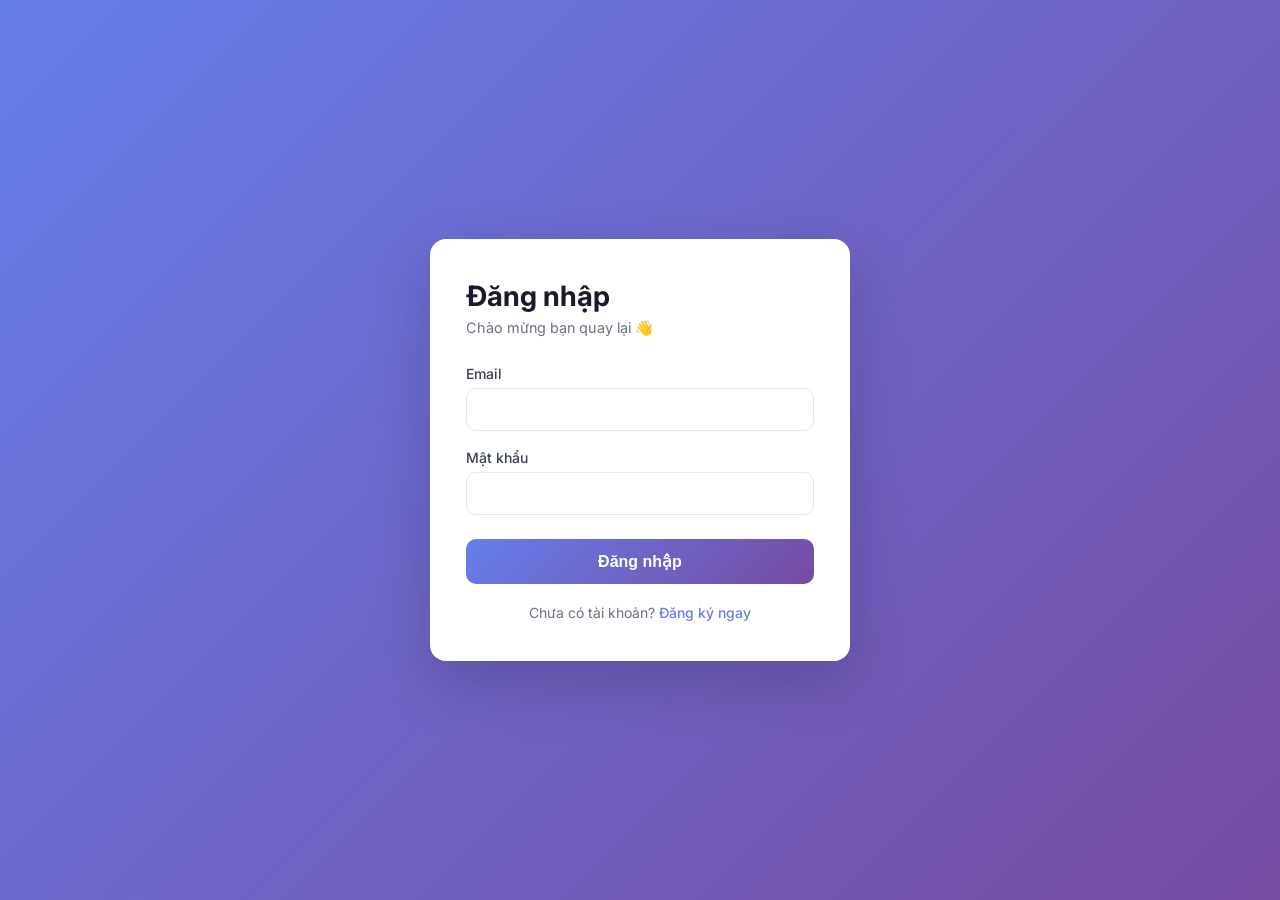
<file: src/main/resources/templates/client/login.html>
<!DOCTYPE html>
<html lang="vi">
<head>
    <meta charset="UTF-8" />
    <meta name="viewport" content="width=device-width, initial-scale=1.0" />
    <title>Đăng nhập</title>
    <link href="https://fonts.googleapis.com/css2?family=Inter:wght@400;500;600;700&display=swap" rel="stylesheet" />
    <style>
        *, *::before, *::after { box-sizing: border-box; margin: 0; padding: 0; }
        body {
            font-family: 'Inter', sans-serif;
            min-height: 100vh;
            display: flex;
            align-items: center;
            justify-content: center;
            background: linear-gradient(135deg, #667eea 0%, #764ba2 100%);
        }
        .card {
            background: #fff;
            border-radius: 16px;
            padding: 40px 36px;
            width: 100%;
            max-width: 420px;
            box-shadow: 0 20px 60px rgba(0,0,0,0.18);
        }
        .card h2 { font-size: 1.75rem; font-weight: 700; color: #1a1a2e; margin-bottom: 6px; }
        .card .subtitle { font-size: 0.9rem; color: #6b7280; margin-bottom: 28px; }
        .form-group { margin-bottom: 18px; }
        label { display: block; font-size: 0.875rem; font-weight: 500; color: #374151; margin-bottom: 6px; }
        input {
            width: 100%; padding: 12px 14px;
            border: 1.5px solid #e5e7eb; border-radius: 10px;
            font-size: 0.95rem; color: #111827;
            transition: border-color 0.2s; outline: none;
        }
        input:focus { border-color: #667eea; }
        .btn {
            width: 100%; padding: 13px;
            background: linear-gradient(135deg, #667eea, #764ba2);
            color: #fff; border: none; border-radius: 10px;
            font-size: 1rem; font-weight: 600; cursor: pointer;
            margin-top: 6px; transition: opacity 0.2s, transform 0.1s;
        }
        .btn:hover { opacity: 0.9; transform: translateY(-1px); }
        .btn:disabled { opacity: 0.7; cursor: not-allowed; }
        /* Toast Notification Styles */
        .toast-container { position: fixed; top: 20px; right: 20px; z-index: 9999; display: flex; flex-direction: column; gap: 10px; }
        .toast {
            min-width: 280px; padding: 16px 20px; border-radius: 12px;
            background: #fff; box-shadow: 0 10px 30px rgba(0,0,0,0.1);
            display: flex; align-items: center; gap: 12px;
            transform: translateX(120%); opacity: 0;
            transition: all 0.4s cubic-bezier(0.68, -0.55, 0.265, 1.55);
        }
        .toast.show { transform: translateX(0); opacity: 1; }
        .toast-icon { width: 24px; height: 24px; border-radius: 50%; display: flex; align-items: center; justify-content: center; color: white; flex-shrink: 0; }
        .toast.error .toast-icon { background: #ef4444; }
        .toast.success .toast-icon { background: #22c55e; }
        .toast-msg { font-size: 0.95rem; font-weight: 500; color: #1f2937; }
        .footer-text { text-align: center; margin-top: 20px; font-size: 0.875rem; color: #6b7280; }
        .footer-text a { color: #667eea; font-weight: 500; text-decoration: none; }
        .footer-text a:hover { text-decoration: underline; }
    </style>
</head>
<body>
    <!-- Toast Container (Góc phải màn hình) -->
    <div id="toastContainer" class="toast-container"></div>

    <div class="card">
        <h2>Đăng nhập</h2>
        <p class="subtitle">Chào mừng bạn quay lại 👋</p>
        <form id="loginForm">
            <div class="form-group">
                <label for="email">Email</label>
                <input type="text" id="email" required />
            </div>
            <div class="form-group">
                <label for="password">Mật khẩu</label>
                <input type="password" id="password" required />
            </div>
            <button type="submit" class="btn" id="submitBtn">Đăng nhập</button>
        </form>
        <div class="footer-text">
            Chưa có tài khoản? <a href="/register">Đăng ký ngay</a>
        </div>
    </div>

    <script>
        const form = document.getElementById('loginForm');
        const submitBtn = document.getElementById('submitBtn');
        function showToast(msg, type) {
            const container = document.getElementById('toastContainer');
            const toast = document.createElement('div');
            toast.className = `toast ${type}`;
            const iconContent = type === 'success' ? '✓' : '✗';
            toast.innerHTML = `
                <div class="toast-icon">${iconContent}</div>
                <div class="toast-msg">${msg}</div>
            `;
            
            container.appendChild(toast);
            requestAnimationFrame(() => toast.classList.add('show'));
            setTimeout(() => {
                toast.classList.remove('show');
                setTimeout(() => toast.remove(), 400); 
            }, 3500);
        }

        form.addEventListener('submit', async function (e) {
            e.preventDefault();
            submitBtn.disabled = true;
            submitBtn.textContent = 'Đang xử lý...';

            const payload = {
                identifier: document.getElementById('email').value.trim(),
                password: document.getElementById('password').value
            };

            try {
                const res = await fetch('/login', {
                    method: 'POST',
                    headers: { 'Content-Type': 'application/json' },
                    credentials: 'include',
                    body: JSON.stringify(payload)
                });
                const data = await res.json();
                
                if (data.status === 'SUCCESS') {
                    showToast('Đăng nhập thành công! Đang chuyển hướng...', 'success');
                    sessionStorage.setItem('currentUser', JSON.stringify(data.data));
                    setTimeout(() => window.location.href = '/', 1500);
                } else {
                    showToast(data.message || 'Lỗi không xác định từ server', 'error');
                }
            } catch (err) {
                showToast('Không thể kết nối đến server!', 'error');
            } finally {
                submitBtn.disabled = false;
                submitBtn.textContent = 'Đăng nhập';
            }
        });
    </script>
</body>
</html>
</file>
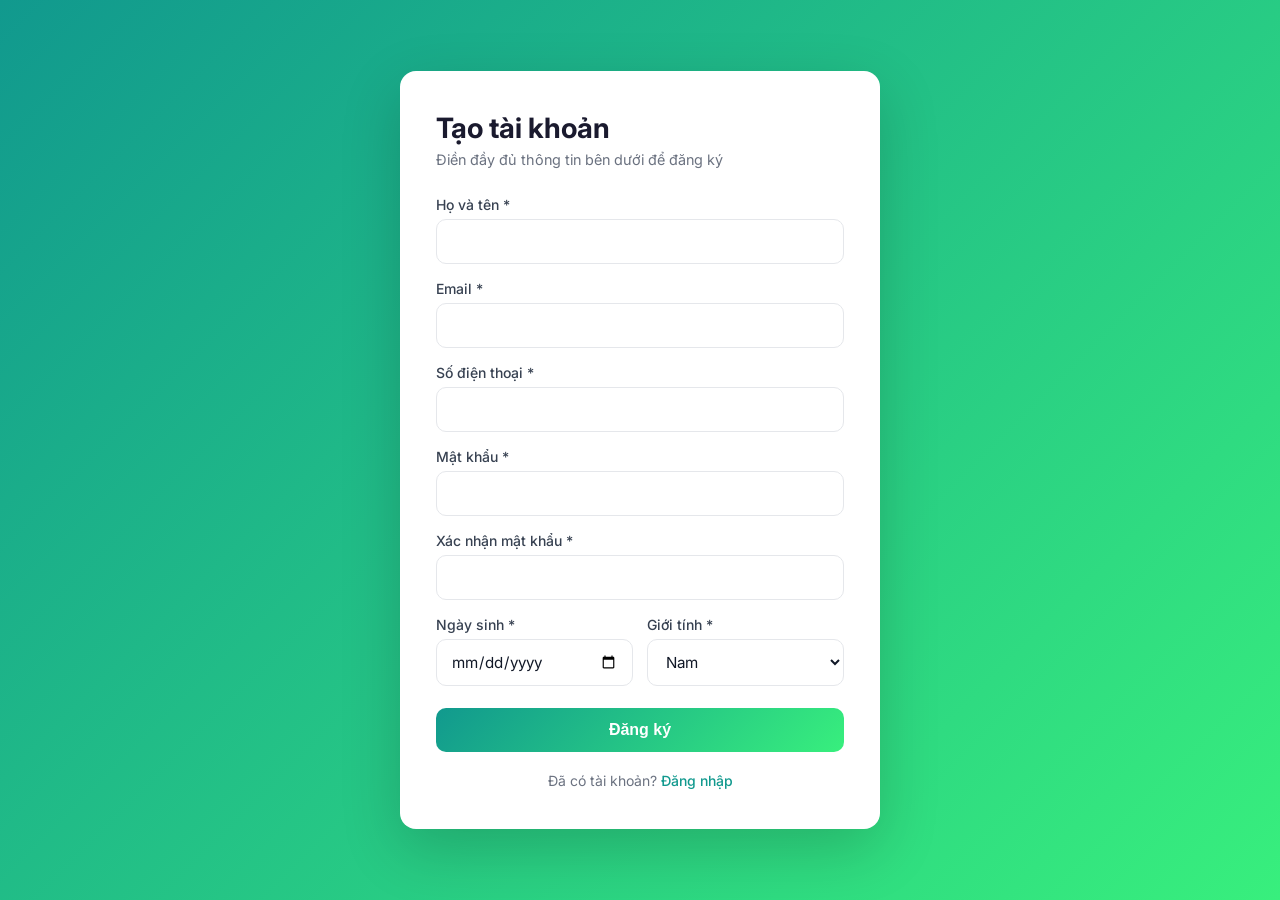
<file: src/main/resources/templates/client/register.html>
<!DOCTYPE html>
<html lang="vi">
<head>
    <meta charset="UTF-8" />
    <meta name="viewport" content="width=device-width, initial-scale=1.0" />
    <title>Đăng ký</title>
    <link href="https://fonts.googleapis.com/css2?family=Inter:wght@400;500;600;700&display=swap" rel="stylesheet" />
    <style>
        *, *::before, *::after { box-sizing: border-box; margin: 0; padding: 0; }
        body {
            font-family: 'Inter', sans-serif;
            min-height: 100vh;
            display: flex;
            align-items: center;
            justify-content: center;
            background: linear-gradient(135deg, #11998e 0%, #38ef7d 100%);
            padding: 30px 16px;
        }
        .card {
            background: #fff;
            border-radius: 16px;
            padding: 40px 36px;
            width: 100%;
            max-width: 480px;
            box-shadow: 0 20px 60px rgba(0,0,0,0.18);
        }
        .card h2 { font-size: 1.75rem; font-weight: 700; color: #1a1a2e; margin-bottom: 6px; }
        .card .subtitle { font-size: 0.9rem; color: #6b7280; margin-bottom: 28px; }
        .form-group { margin-bottom: 16px; }
        .form-row { display: grid; grid-template-columns: 1fr 1fr; gap: 14px; }
        label { display: block; font-size: 0.875rem; font-weight: 500; color: #374151; margin-bottom: 6px; }
        input, select {
            width: 100%; padding: 12px 14px;
            border: 1.5px solid #e5e7eb; border-radius: 10px;
            font-size: 0.95rem; color: #111827;
            outline: none; background: #fff;
            font-family: 'Inter', sans-serif;
            transition: border-color 0.2s;
        }
        input:focus, select:focus { border-color: #11998e; }
        .btn {
            width: 100%; padding: 13px;
            background: linear-gradient(135deg, #11998e, #38ef7d);
            color: #fff; border: none; border-radius: 10px;
            font-size: 1rem; font-weight: 600; cursor: pointer;
            margin-top: 6px; transition: opacity 0.2s, transform 0.1s;
        }
        .btn:hover { opacity: 0.88; transform: translateY(-1px); }
        .btn:disabled { opacity: 0.7; cursor: not-allowed; }
        /* Toast Notification Styles */
        .toast-container { position: fixed; top: 20px; right: 20px; z-index: 9999; display: flex; flex-direction: column; gap: 10px; }
        .toast {
            min-width: 280px; padding: 16px 20px; border-radius: 12px;
            background: #fff; box-shadow: 0 10px 30px rgba(0,0,0,0.1);
            display: flex; align-items: center; gap: 12px;
            transform: translateX(120%); opacity: 0;
            transition: all 0.4s cubic-bezier(0.68, -0.55, 0.265, 1.55);
        }
        .toast.show { transform: translateX(0); opacity: 1; }
        .toast-icon { width: 24px; height: 24px; border-radius: 50%; display: flex; align-items: center; justify-content: center; color: white; flex-shrink: 0; }
        .toast.error .toast-icon { background: #ef4444; }
        .toast.success .toast-icon { background: #22c55e; }
        .toast-msg { font-size: 0.95rem; font-weight: 500; color: #1f2937; }
        .footer-text { text-align: center; margin-top: 20px; font-size: 0.875rem; color: #6b7280; }
        .footer-text a { color: #11998e; font-weight: 500; text-decoration: none; }
        .footer-text a:hover { text-decoration: underline; }
    </style>
</head>
<body>
    <!-- Toast Container -->
    <div id="toastContainer" class="toast-container"></div>

    <div class="card">
        <h2>Tạo tài khoản</h2>
        <p class="subtitle">Điền đầy đủ thông tin bên dưới để đăng ký</p>
        <form id="registerForm">
            <div class="form-group">
                <label for="name">Họ và tên *</label>
                <input type="text" id="name" required />
            </div>
            <div class="form-group">
                <label for="email">Email *</label>
                <input type="email" id="email" required />
            </div>
            <div class="form-group">
                <label for="phone">Số điện thoại *</label>
                <input type="tel" id="phone" required />
            </div>
            <div class="form-group">
                <label for="password">Mật khẩu *</label>
                <input type="password" id="password" required />
            </div>
            <div class="form-group">
                <label for="confirmPassword">Xác nhận mật khẩu *</label>
                <input type="password" id="confirmPassword" required />
                <span id="pwMatchMsg" style="font-size:0.8rem; margin-top:4px; display:none;"></span>
            </div>
            <div class="form-row">
                <div class="form-group">
                    <label for="birthDate">Ngày sinh *</label>
                    <input type="date" id="birthDate" required />
                </div>
                <div class="form-group">
                    <label for="gender">Giới tính *</label>
                    <select id="gender" required>
                        <option value="Nam">Nam</option>
                        <option value="Nữ">Nữ</option>
                        <option value="Khác">Khác</option>
                    </select>
                </div>
            </div>
            <button type="submit" class="btn" id="submitBtn">Đăng ký</button>
        </form>
        <div class="footer-text">
            Đã có tài khoản? <a href="/login">Đăng nhập</a>
        </div>
    </div>

    <script>
        const form = document.getElementById('registerForm');
        const submitBtn = document.getElementById('submitBtn');

        // Hàm hiện Toast
        function showToast(msg, type) {
            const container = document.getElementById('toastContainer');
            const toast = document.createElement('div');
            toast.className = `toast ${type}`;
            const iconContent = type === 'success' ? '✓' : '✗';
            
            toast.innerHTML = `
                <div class="toast-icon">${iconContent}</div>
                <div class="toast-msg">${msg}</div>
            `;
            container.appendChild(toast);
            requestAnimationFrame(() => toast.classList.add('show'));
            setTimeout(() => {
                toast.classList.remove('show');
                setTimeout(() => toast.remove(), 400); 
            }, 3500);
        }

        form.addEventListener('submit', async function (e) {
            e.preventDefault();

            // Kiểm tra mật khẩu khớp 
            const password = document.getElementById('password').value;
            const confirmPassword = document.getElementById('confirmPassword').value;
            if (password !== confirmPassword) {
                showToast('Mật khẩu xác nhận không khớp!', 'error');
                return;
            }

            submitBtn.disabled = true;
            submitBtn.textContent = 'Đang xử lý...';

            const payload = {
                fullName: document.getElementById('name').value.trim(),
                email: document.getElementById('email').value.trim(),
                phone: document.getElementById('phone').value.trim(),
                password: document.getElementById('password').value,
                dateOfBirth: document.getElementById('birthDate').value,
                gender: document.getElementById('gender').value
            };
            console.log(payload);

            try {
                const res = await fetch('/register', {
                    method: 'POST',
                    headers: { 'Content-Type': 'application/json' },
                    credentials: 'include',
                    body: JSON.stringify(payload)
                });
                const data = await res.json();
                
                if (data.status === 'SUCCESS') {
                    showToast('Đăng ký thành công! Đang chuyển đến trang đăng nhập...', 'success');
                    setTimeout(() => window.location.href = '/login', 2000);
                } else {
                    showToast(data.message || 'Lỗi không xác định từ server', 'error');
                }
            } catch (err) {
                showToast('Không thể kết nối đến server!', 'error');
            } finally {
                submitBtn.disabled = false;
                submitBtn.textContent = 'Đăng ký';
            }
        });
    </script>
</body>
</html>
</file>
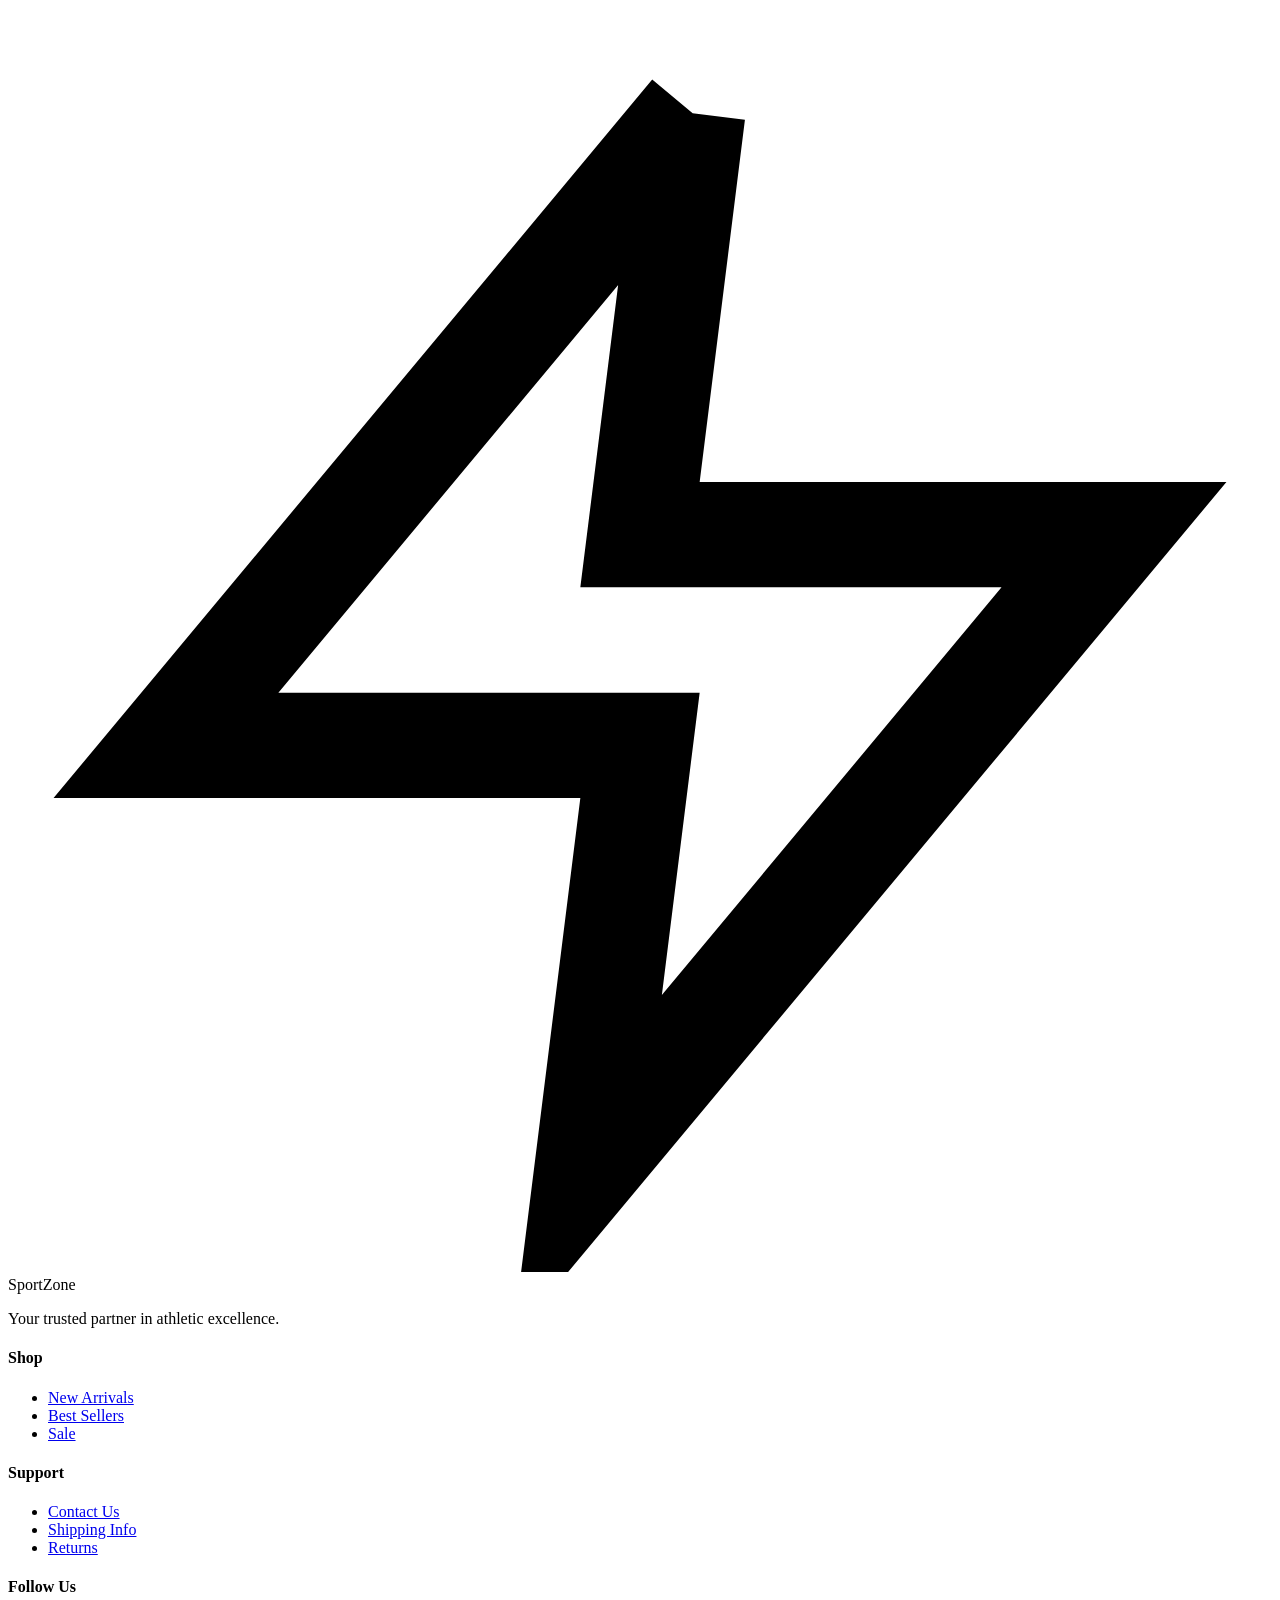
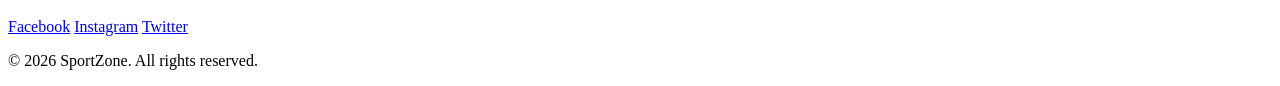
<file: src/main/resources/templates/client/fragments/footer.html>
<!DOCTYPE html>
<html xmlns:th="http://www.thymeleaf.org">
<body>
<footer th:fragment="footer_fragment">
  <div class="container">
    <div class="footer-grid">
      <div class="footer-section">
        <div class="footer-logo">
          <svg viewBox="0 0 24 24" fill="none" stroke="currentColor" stroke-width="2">
            <polyline points="13 2 3 14 12 14 11 22 21 10 12 10 13 2"></polyline>
          </svg>
          <span>SportZone</span>
        </div>
        <p class="footer-text">Your trusted partner in athletic excellence.</p>
      </div>

      <div class="footer-section">
        <h4>Shop</h4>
        <ul class="footer-links">
          <li><a href="#">New Arrivals</a></li>
          <li><a href="#">Best Sellers</a></li>
          <li><a href="#">Sale</a></li>
        </ul>
      </div>

      <div class="footer-section">
        <h4>Support</h4>
        <ul class="footer-links">
          <li><a href="#">Contact Us</a></li>
          <li><a href="#">Shipping Info</a></li>
          <li><a href="#">Returns</a></li>
        </ul>
      </div>

      <div class="footer-section">
        <h4>Follow Us</h4>
        <div class="footer-socials">
          <a href="#">Facebook</a>
          <a href="#">Instagram</a>
          <a href="#">Twitter</a>
        </div>
      </div>
    </div>

    <div class="footer-bottom">
      <p>&copy; 2026 SportZone. All rights reserved.</p>
    </div>
  </div>
</footer>
</body>
</html>
</file>
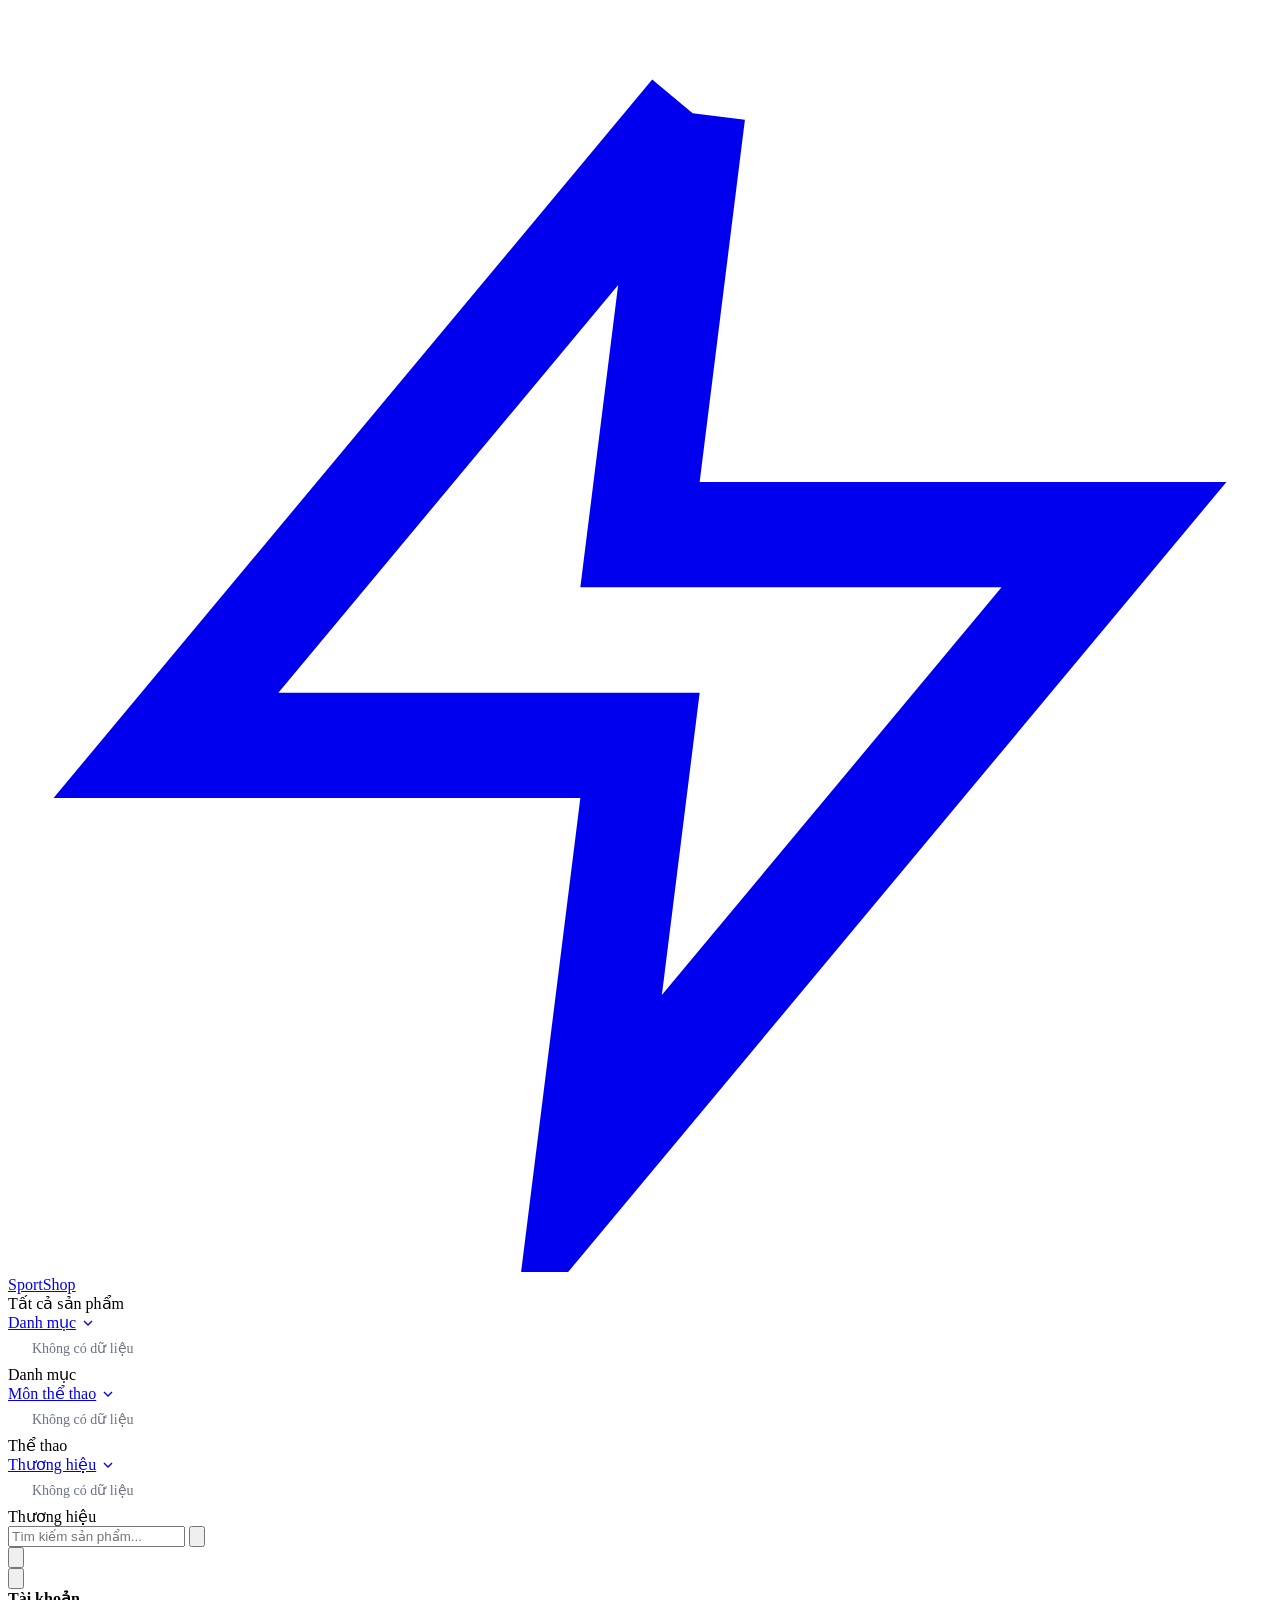
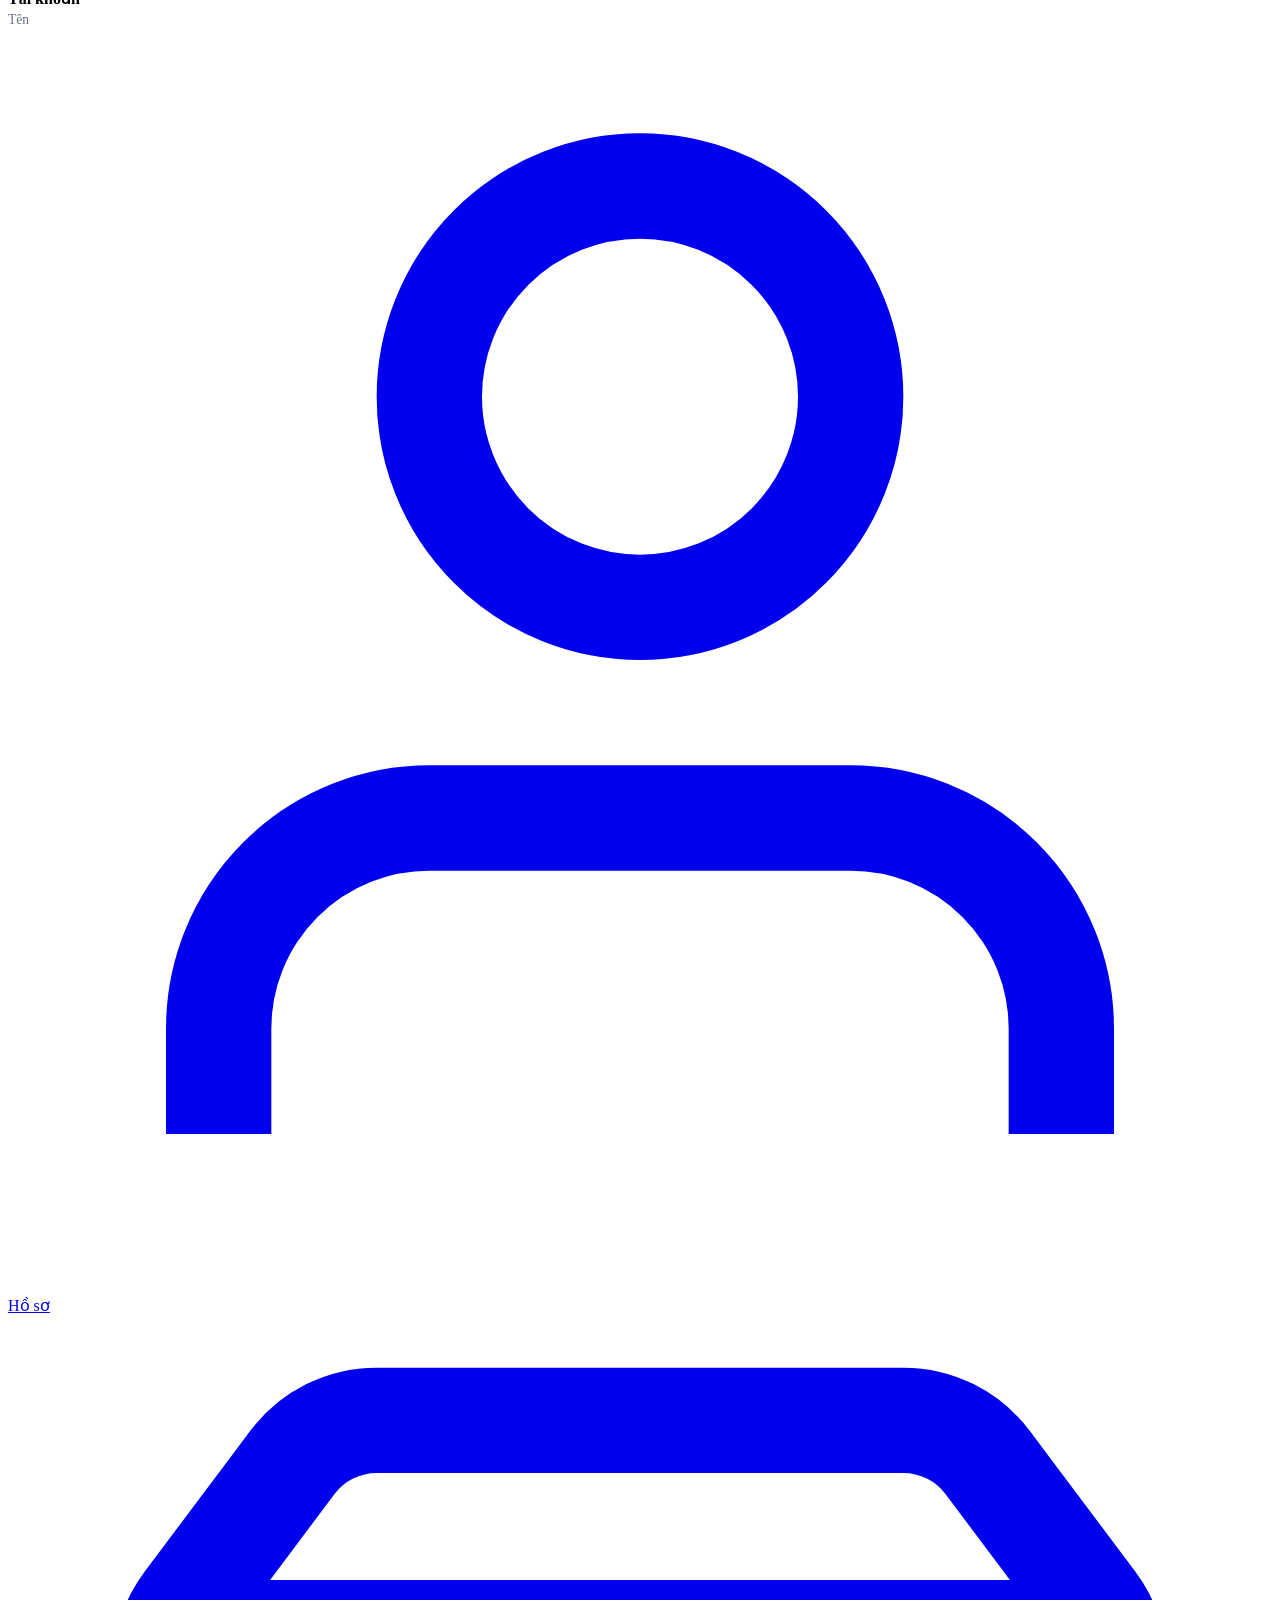
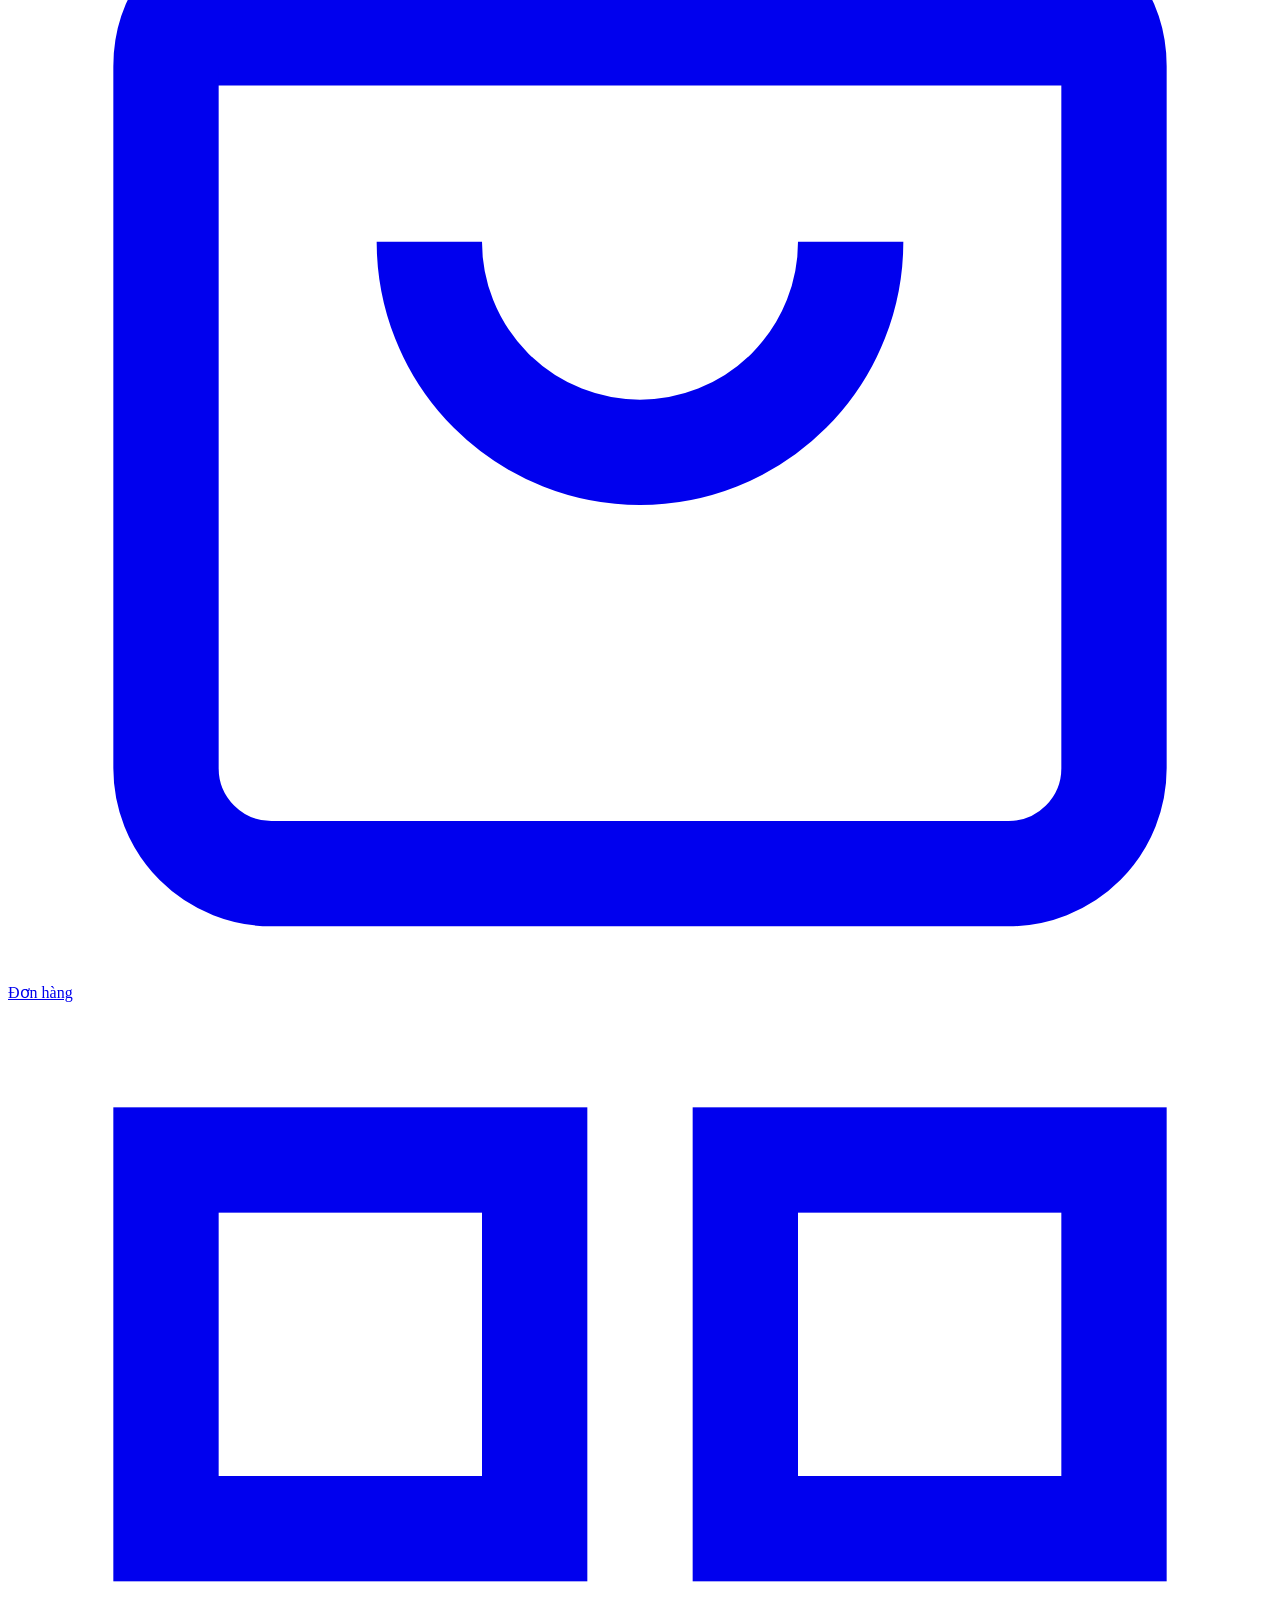
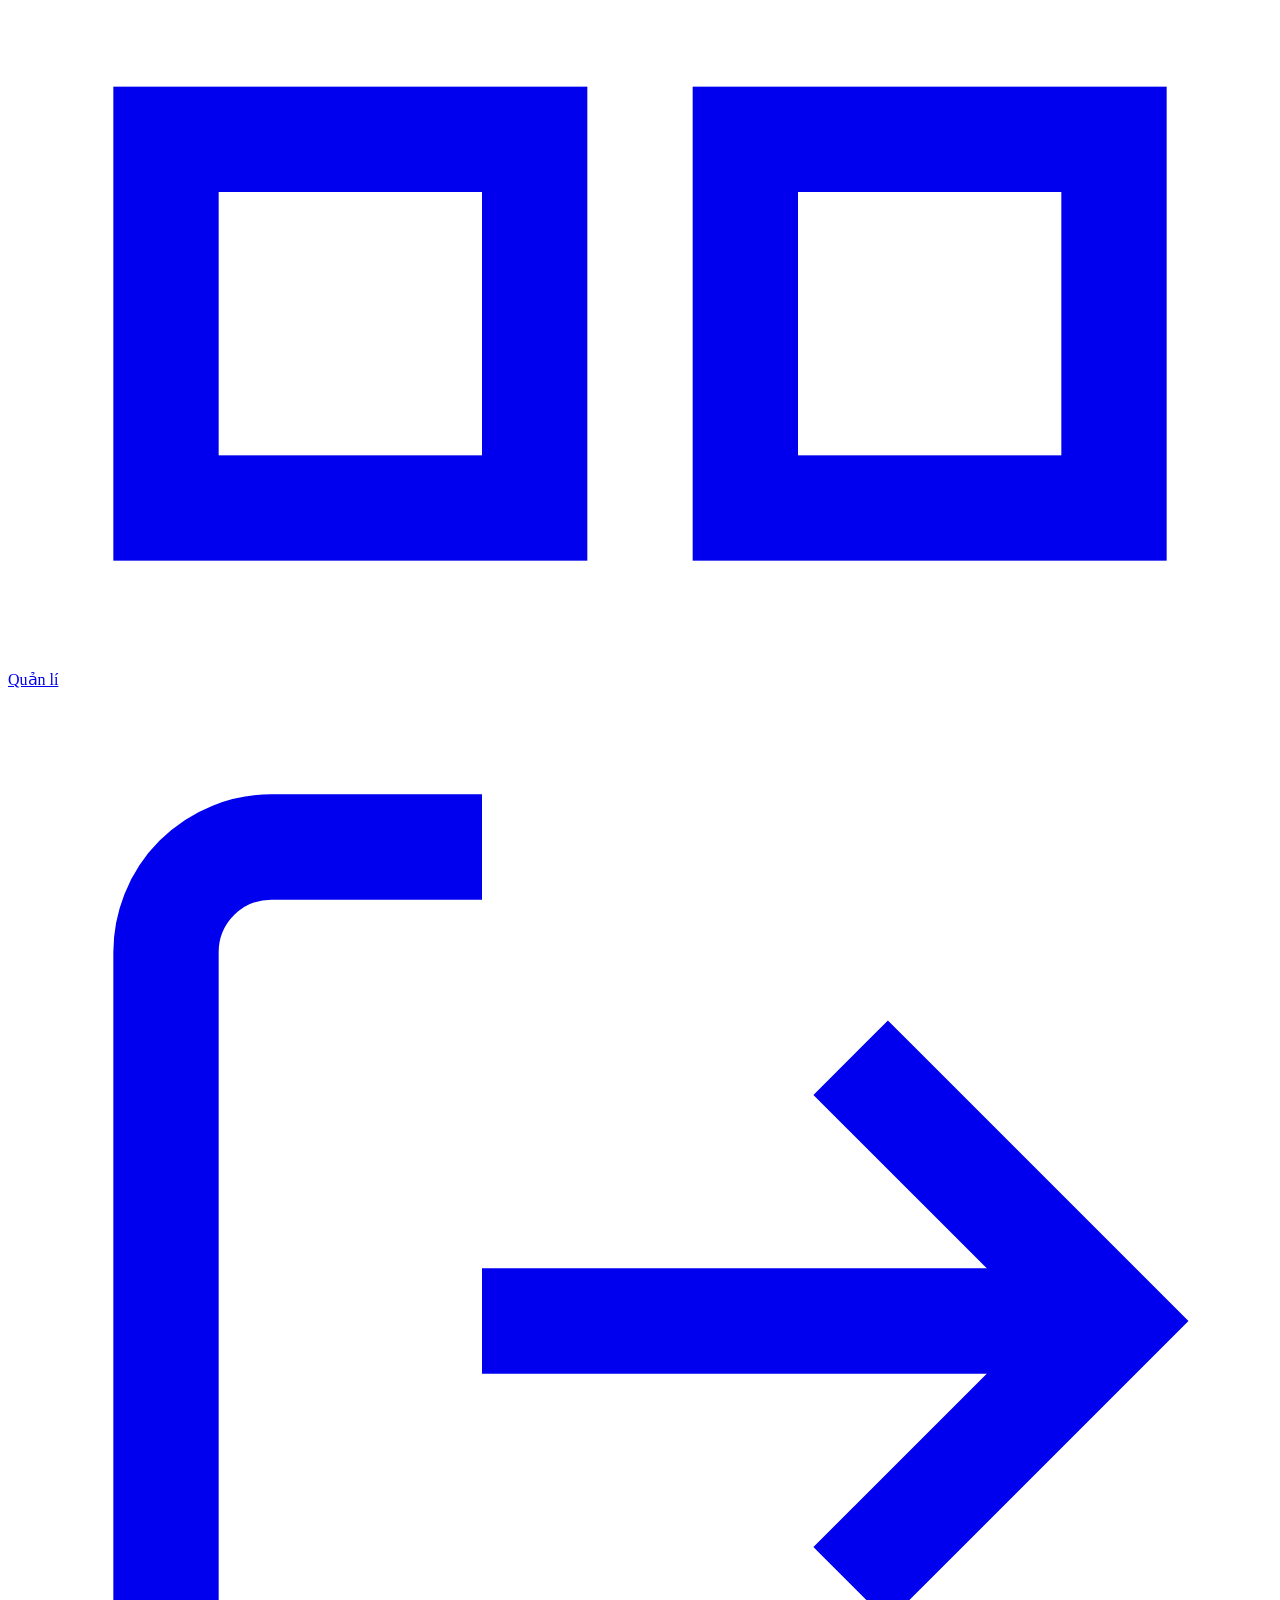
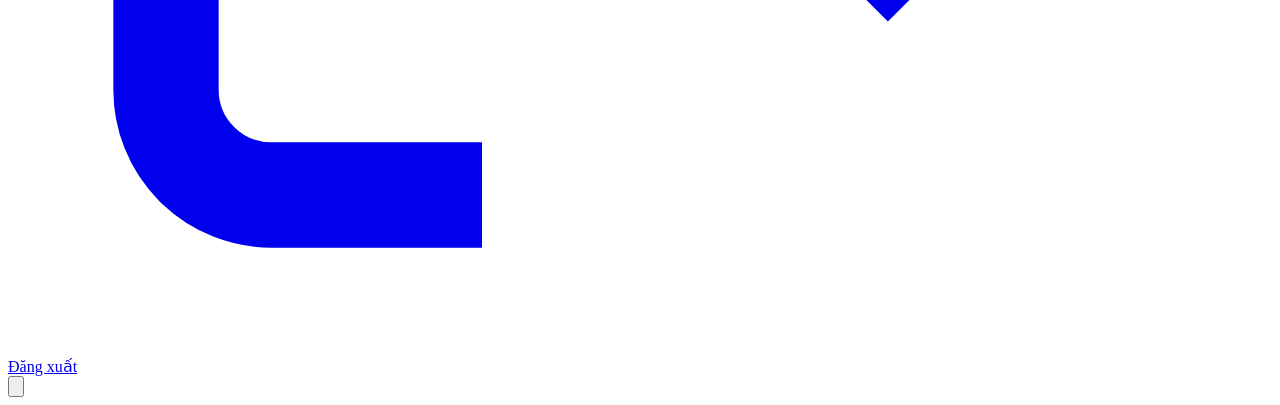
<file: src/main/resources/templates/client/fragments/header.html>
<!DOCTYPE html>
<html xmlns:th="http://www.thymeleaf.org">
<body>
<header th:fragment="header_fragment">
  <div class="container">
    <a href="/" class="logo">
      <svg viewBox="0 0 24 24" fill="none" stroke="currentColor" stroke-width="2">
        <polyline points="13 2 3 14 12 14 11 22 21 10 12 10 13 2"></polyline>
      </svg>
      <span>SportShop</span>
    </a>

    <nav>
      <a th:href="@{/}">Tất cả sản phẩm</a>

      <!-- Dropdown Danh mục -->
      <div class="nav-dropdown-wrapper">
        <a href="#" style="display:flex;align-items:center;gap:.25rem;">
          Danh mục
          <svg viewBox="0 0 24 24" width="16" height="16" stroke="currentColor" stroke-width="2" fill="none"><polyline points="6 9 12 15 18 9"/></svg>
        </a>
        <div class="nav-dropdown">
          <div th:if="${#lists.isEmpty(categories)}" style="padding:.5rem 1.5rem;color:#6b7280;font-size:.875rem;">Không có dữ liệu</div>
          <a th:each="c : ${categories}" th:href="@{/filter(categoryId=${c.id})}" th:text="${c.name}">Danh mục</a>
        </div>
      </div>

      <!-- Dropdown Môn thể thao -->
      <div class="nav-dropdown-wrapper">
        <a href="#" style="display:flex;align-items:center;gap:.25rem;">
          Môn thể thao
          <svg viewBox="0 0 24 24" width="16" height="16" stroke="currentColor" stroke-width="2" fill="none"><polyline points="6 9 12 15 18 9"/></svg>
        </a>
        <div class="nav-dropdown">
          <div th:if="${#lists.isEmpty(sports)}" style="padding:.5rem 1.5rem;color:#6b7280;font-size:.875rem;">Không có dữ liệu</div>
          <a th:each="s : ${sports}" th:href="@{/filter(sportId=${s.id})}" th:text="${s.name}">Thể thao</a>
        </div>
      </div>

      <!-- Dropdown Thương hiệu -->
      <div class="nav-dropdown-wrapper">
        <a href="#" style="display:flex;align-items:center;gap:.25rem;">
          Thương hiệu
          <svg viewBox="0 0 24 24" width="16" height="16" stroke="currentColor" stroke-width="2" fill="none"><polyline points="6 9 12 15 18 9"/></svg>
        </a>
        <div class="nav-dropdown">
          <div th:if="${#lists.isEmpty(brands)}" style="padding:.5rem 1.5rem;color:#6b7280;font-size:.875rem;">Không có dữ liệu</div>
          <a th:each="b : ${brands}" th:href="@{/filter(brandId=${b.id})}" th:text="${b.name}">Thương hiệu</a>
        </div>
      </div>
    </nav>

    <div class="header-actions">
      <form action="/filter" method="GET" class="search-container">
        <input type="text" name="keyword" class="search-input" placeholder="Tìm kiếm sản phẩm..." th:value="${keyword}">
        <button type="submit" class="icon-btn" title="Search">
          <svg viewBox="0 0 24 24" fill="none" stroke="currentColor" stroke-width="2">
            <circle cx="11" cy="11" r="8"/><path d="m21 21-4.35-4.35"/>
          </svg>
        </button>
      </form>

      <button class="icon-btn" id="header-wishlist-btn" title="Wishlist">
        <svg viewBox="0 0 24 24" fill="none" stroke="currentColor" stroke-width="2">
          <path d="M20.84 4.61a5.5 5.5 0 0 0-7.78 0L12 5.67l-1.06-1.06a5.5 5.5 0 0 0-7.78 7.78l1.06 1.06L12 21.23l7.78-7.78 1.06-1.06a5.5 5.5 0 0 0 0-7.78z"/>
        </svg>
      </button>

      <div class="account-wrapper">
        <button class="icon-btn" id="account-btn" th:data-logged-in="${session.currentUser != null}">
          <svg viewBox="0 0 24 24" fill="none" stroke="currentColor" stroke-width="2">
            <path d="M20 21v-2a4 4 0 0 0-4-4H8a4 4 0 0 0-4 4v2"/><circle cx="12" cy="7" r="4"/>
          </svg>
        </button>
        <div id="account-dropdown" class="account-dropdown" th:if="${session.currentUser != null}">
          <div class="dropdown-header">
            <strong>Tài khoản</strong>
            <div style="font-size:.85rem;color:#6b7280;margin-top:.25rem;" th:text="${session.currentUser.fullName}">Tên</div>
          </div>
          <a href="/profile">
            <svg viewBox="0 0 24 24" fill="none" stroke="currentColor" stroke-width="2"><path d="M20 21v-2a4 4 0 0 0-4-4H8a4 4 0 0 0-4 4v2"/><circle cx="12" cy="7" r="4"/></svg>
            Hồ sơ
          </a>
          <a href="/orders">
            <svg viewBox="0 0 24 24" fill="none" stroke="currentColor" stroke-width="2"><path d="M16 10a4 4 0 0 1-8 0"/><path d="M3.103 6.034h17.794"/><path d="M3.4 5.467a2 2 0 0 0-.4 1.2V20a2 2 0 0 0 2 2h14a2 2 0 0 0 2-2V6.667a2 2 0 0 0-.4-1.2l-2-2.667A2 2 0 0 0 17 2H7a2 2 0 0 0-1.6.8z"/></svg>
            Đơn hàng
          </a>
          <a href="/admin" th:if="${session.currentUser.role == 'ADMIN' || session.currentUser.role == 'STAFF'}">
            <svg viewBox="0 0 24 24" fill="none" stroke="currentColor" stroke-width="2">
              <rect x="3" y="3" width="7" height="7"></rect>
              <rect x="14" y="3" width="7" height="7"></rect>
              <rect x="14" y="14" width="7" height="7"></rect>
              <rect x="3" y="14" width="7" height="7"></rect>
            </svg>
            Quản lí
          </a>
          <a href="#" id="logout-btn">
            <svg viewBox="0 0 24 24" fill="none" stroke="currentColor" stroke-width="2"><path d="M9 21H5a2 2 0 0 1-2-2V5a2 2 0 0 1 2-2h4"/><polyline points="16 17 21 12 16 7"/><line x1="21" y1="12" x2="9" y2="12"/></svg>
            Đăng xuất
          </a>
        </div>
      </div>

      <button class="icon-btn" id="cart-btn" title="Shopping Cart">
        <svg viewBox="0 0 24 24" fill="none" stroke="currentColor" stroke-width="2">
          <circle cx="9" cy="21" r="1"/><circle cx="20" cy="21" r="1"/>
          <path d="M1 1h4l2.68 13.39a2 2 0 0 0 2 1.61h9.72a2 2 0 0 0 2-1.61L23 6H6"/>
        </svg>
        <span class="cart-badge" id="cart-count" style="display:none;">0</span>
      </button>
    </div>
  </div>

  <!-- ─── Script nằm TRONG fragment để Thymeleaf include cùng ─── -->
  <script>
    /* ── showToast dùng chung cho toàn trang ── */
    function showToast(message, type = 'info') {
      let container = document.getElementById('toast-container');
      if (!container) {
        container = document.createElement('div');
        container.id = 'toast-container';
        document.body.appendChild(container);
      }
      const toast = document.createElement('div');
      toast.className = `toast-msg toast-${type}`;
      toast.innerText = message;
      container.appendChild(toast);
      setTimeout(() => {
        toast.style.opacity = '0';
        setTimeout(() => toast.parentNode?.removeChild(toast), 300);
      }, 3000);
    }

    document.addEventListener('DOMContentLoaded', () => {

      /* ── Account dropdown ── */
      const accountBtn = document.getElementById('account-btn');
      if (accountBtn) {
        accountBtn.addEventListener('click', (e) => {
          e.stopPropagation();
          const isLoggedIn = sessionStorage.getItem('currentUser') != null;
          if (isLoggedIn) {
            const menu = document.getElementById('account-dropdown');
            if (menu) {
              menu.classList.toggle('active');
            } else {
              window.location.href = '/login';
            }
          } else {
            window.location.href = '/login';
          }
        });

        // Đóng dropdown khi click ra ngoài
        document.addEventListener('click', (event) => {
          const menu = document.getElementById('account-dropdown');
          if (menu && menu.classList.contains('active')
              && !menu.contains(event.target)
              && !accountBtn.contains(event.target)) {
            menu.classList.remove('active');
          }
        });
      }

      /* ── Đăng xuất ── */
      const logoutBtn = document.getElementById('logout-btn');
      if (logoutBtn) {
        logoutBtn.addEventListener('click', async (e) => {
          e.preventDefault();
          try {
            const res  = await fetch('/logout', { method: 'POST', headers: { 'Content-Type': 'application/json' } });
            const data = await res.json();
            if (data.status === 'SUCCESS') {
              sessionStorage.removeItem('currentUser');
              showToast('Đăng xuất thành công', 'success');
              setTimeout(() => window.location.href = '/', 1500);
            } else {
              showToast('Đăng xuất thất bại: ' + (data.message || 'Lỗi không xác định'), 'error');
            }
          } catch (error) {
            console.error('Logout error:', error);
            showToast('Lỗi kết nối khi đăng xuất', 'error');
          }
        });
      }

      /* ── Wishlist ── */
      const wishlistBtn = document.getElementById('header-wishlist-btn');
      if (wishlistBtn) {
        wishlistBtn.addEventListener('click', () => {
          const isLoggedIn = sessionStorage.getItem('currentUser') != null;
          if (!isLoggedIn) {
            showToast('Vui lòng đăng nhập để xem danh sách yêu thích', 'error');
            setTimeout(() => window.location.href = '/login', 1500);
            return;
          }
          window.location.href = '/wishlist';
        });
      }

      /* ── Giỏ hàng ── */
      const cartBtn = document.getElementById('cart-btn');
      if (cartBtn) {
        cartBtn.addEventListener('click', () => {
          const isLoggedIn = sessionStorage.getItem('currentUser') != null;
          if (!isLoggedIn) {
            showToast('Vui lòng đăng nhập để xem giỏ hàng', 'error');
            setTimeout(() => window.location.href = '/login', 1500);
            return;
          }
          window.location.href = '/cart';
        });
      }

    });
  </script>
</header>

</body>
</html>
</file>
